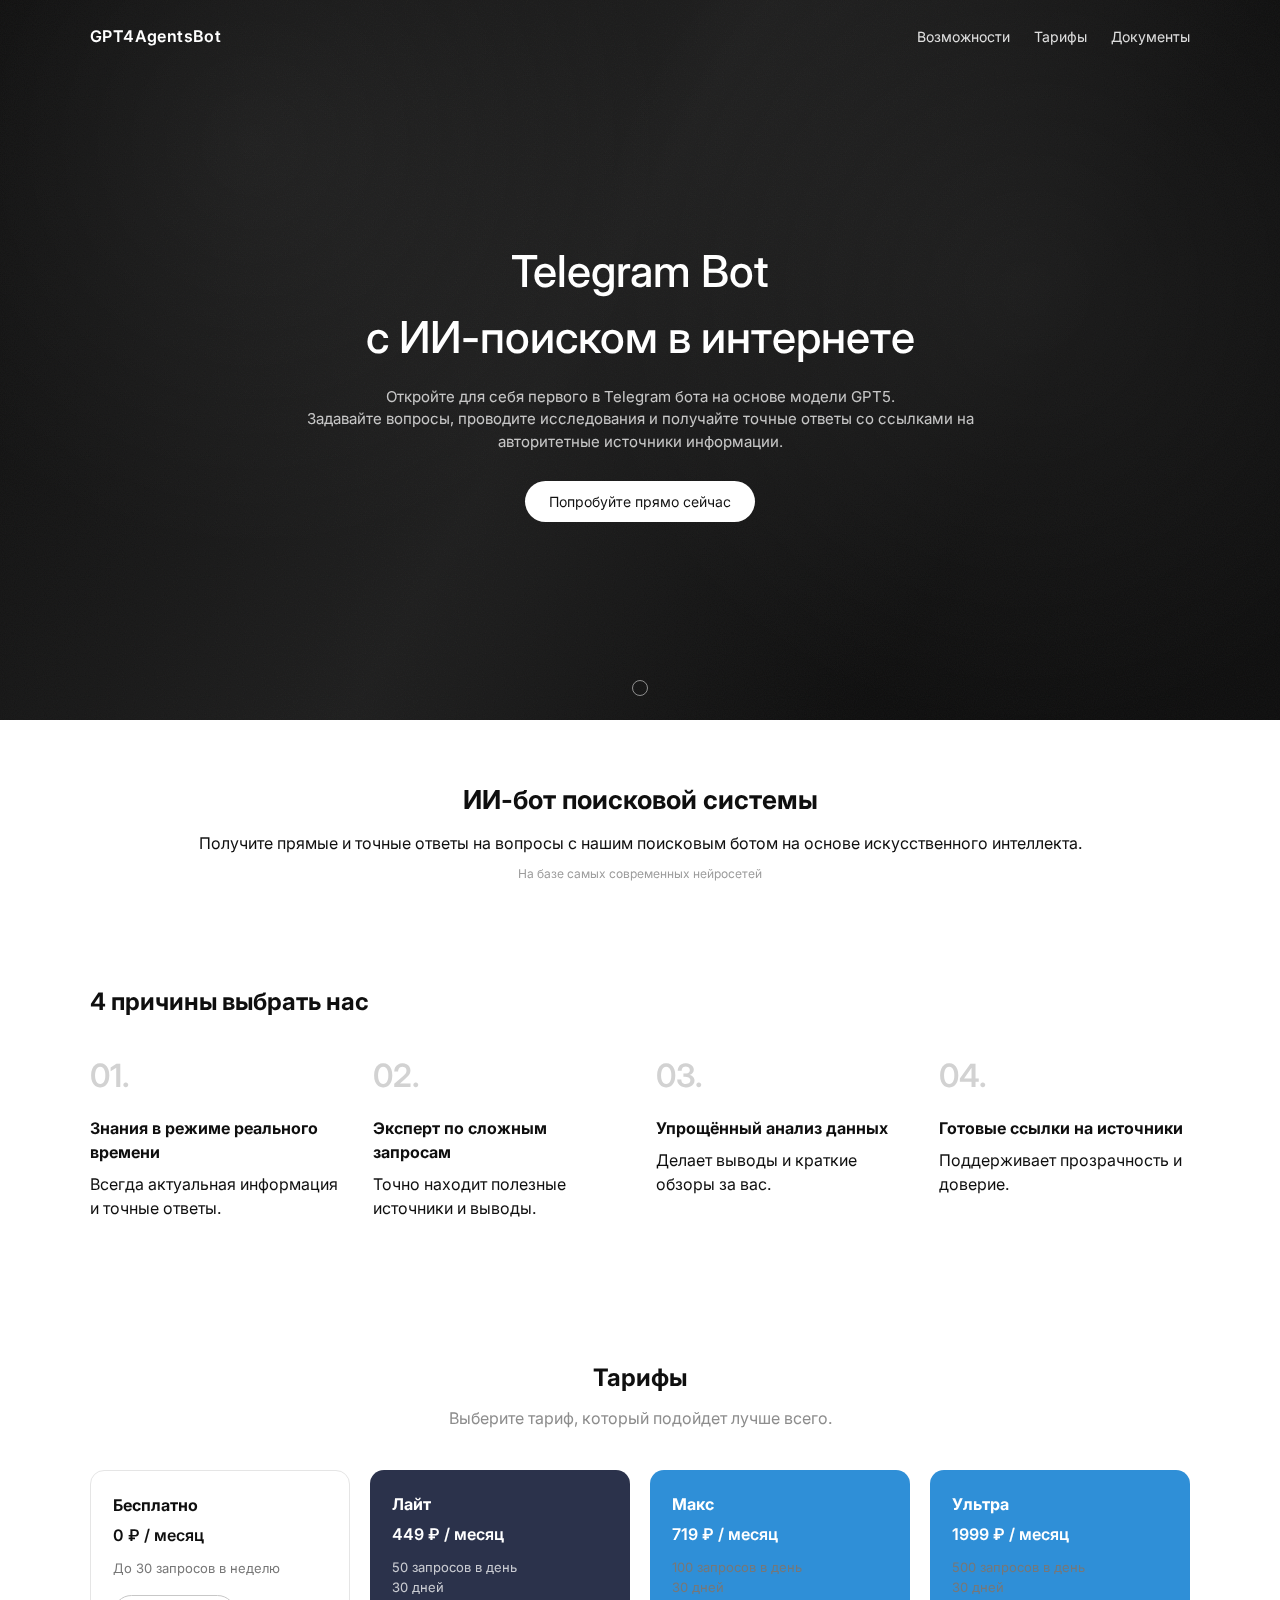
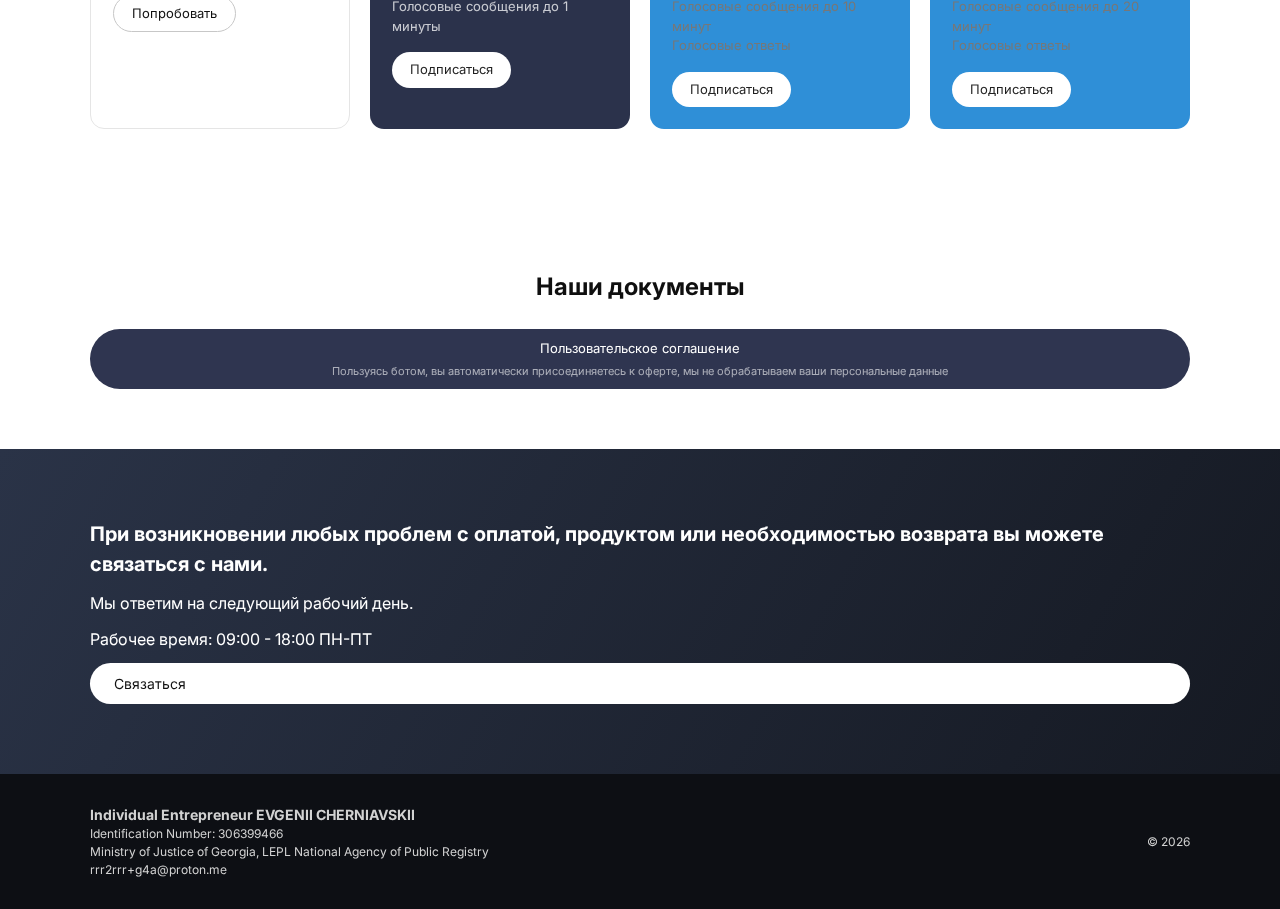
<file: index.html>
<!DOCTYPE html>
<html lang="ru">
<head>
  <meta charset="UTF-8" />
  <meta name="viewport" content="width=device-width, initial-scale=1.0" />
  <title>GPT4AgentsBot</title>
  <link rel="stylesheet" href="styles.css" />
</head>
<body>
  <header class="site-header">
    <div class="container header-inner">
      <div class="logo">GPT4AgentsBot</div>
      <nav class="nav">
        <a href="#features">Возможности</a>
        <a href="#pricing">Тарифы</a>
        <a href="#docs">Документы</a>
      </nav>
    </div>
  </header>

  <main>
    <section class="hero">
      <div class="hero-bg"></div>
      <div class="container hero-content">
        <h1>Telegram Bot<br />с ИИ-поиском в интернете</h1>
        <p>
          Откройте для себя первого в Telegram бота на основе модели GPT5.<br />
          Задавайте вопросы, проводите исследования и получайте точные ответы
          со ссылками на авторитетные источники информации.
        </p>
        <a class="primary-btn" href="https://t.me/GPT4AgentsBot?start=camp1051">Попробуйте прямо сейчас</a>
      </div>
      <div class="hero-scroll"></div>
    </section>

    <section class="feature" id="features">
      <div class="container feature-inner">
        <h2>ИИ-бот поисковой системы</h2>
        <p>
          Получите прямые и точные ответы на вопросы с нашим поисковым ботом
          на основе искусственного интеллекта.
        </p>
        <span>На базе самых современных нейросетей</span>
      </div>
    </section>

    <section class="reasons">
      <div class="container">
        <h2>4 причины выбрать нас</h2>
        <div class="reason-grid">
          <article>
            <span>01.</span>
            <h3>Знания в режиме реального времени</h3>
            <p>Всегда актуальная информация и точные ответы.</p>
          </article>
          <article>
            <span>02.</span>
            <h3>Эксперт по сложным запросам</h3>
            <p>Точно находит полезные источники и выводы.</p>
          </article>
          <article>
            <span>03.</span>
            <h3>Упрощённый анализ данных</h3>
            <p>Делает выводы и краткие обзоры за вас.</p>
          </article>
          <article>
            <span>04.</span>
            <h3>Готовые ссылки на источники</h3>
            <p>Поддерживает прозрачность и доверие.</p>
          </article>
        </div>
      </div>
    </section>

    <section class="pricing" id="pricing">
      <div class="container">
        <h2>Тарифы</h2>
        <p class="subtitle">Выберите тариф, который подойдет лучше всего.</p>
        <div class="pricing-grid">
          <article class="price-card">
            <div class="price-head">
              <h3>Бесплатно</h3>
              <p class="price">0 ₽ / месяц</p>
            </div>
            <ul>
              <li>До 30 запросов в неделю</li>
            </ul>
            <a href="https://t.me/GPT4AgentsBot?start=camp1051">Попробовать</a>
          </article>
          <article class="price-card dark">
            <div class="price-head">
              <h3>Лайт</h3>
              <p class="price">449 ₽ / месяц</p>
            </div>
            <ul>
              <li>50 запросов в день</li>
              <li>30 дней</li>
              <li>Голосовые сообщения до 1 минуты</li>
            </ul>
            <a href="https://t.me/GPT4AgentsBot?start=camp1051sc1">Подписаться</a>
          </article>
          <article class="price-card blue">
            <div class="price-head">
              <h3>Макс</h3>
              <p class="price">719 ₽ / месяц</p>
            </div>
            <ul>
              <li>100 запросов в день</li>
              <li>30 дней</li>
              <li>Голосовые сообщения до 10 минут</li>
              <li>Голосовые ответы</li>
            </ul>
            <a href="https://t.me/GPT4AgentsBot?start=camp1051sc1">Подписаться</a>
          </article>
          <article class="price-card blue">
            <div class="price-head">
              <h3>Ультра</h3>
              <p class="price">1999 ₽ / месяц</p>
            </div>
            <ul>
              <li>500 запросов в день</li>
              <li>30 дней</li>
              <li>Голосовые сообщения до 20 минут</li>
              <li>Голосовые ответы</li>
            </ul>
            <a href="https://t.me/GPT4AgentsBot?start=camp1051sc1">Подписаться</a>
          </article>
        </div>
      </div>
    </section>

    <section class="docs" id="docs">
      <div class="container">
        <h2>Наши документы</h2>
        <div class="doc-list">
          <a href="terms/">
            Пользовательское соглашение
            <span>Пользуясь ботом, вы автоматически присоединяетесь к оферте, мы не обрабатываем ваши персональные данные</span>
          </a>
        </div>
      </div>
    </section>

    <section class="support">
      <div class="container support-inner">
        <h2>При возникновении любых проблем с оплатой, продуктом или необходимостью возврата вы можете связаться с нами.</h2>
        <p>Мы ответим на следующий рабочий день.</p>
        <p>Рабочее время: 09:00 - 18:00 ПН-ПТ</p>
        <a class="primary-btn" href="https://t.me/GPTsStoreAdmin">Связаться</a>
      </div>
    </section>
  </main>

  <footer class="site-footer">
    <div class="container footer-inner">
      <div>
        <h3>Individual Entrepreneur EVGENII CHERNIAVSKII</h3>
        <p>Identification Number: 306399466</p>
        <p>Ministry of Justice of Georgia, LEPL National Agency of Public Registry</p>
        <p>rrr2rrr+g4a@proton.me</p>
      </div>
      <div class="footer-right">© 2026</div>
    </div>
  </footer>
</body>
</html>
</file>
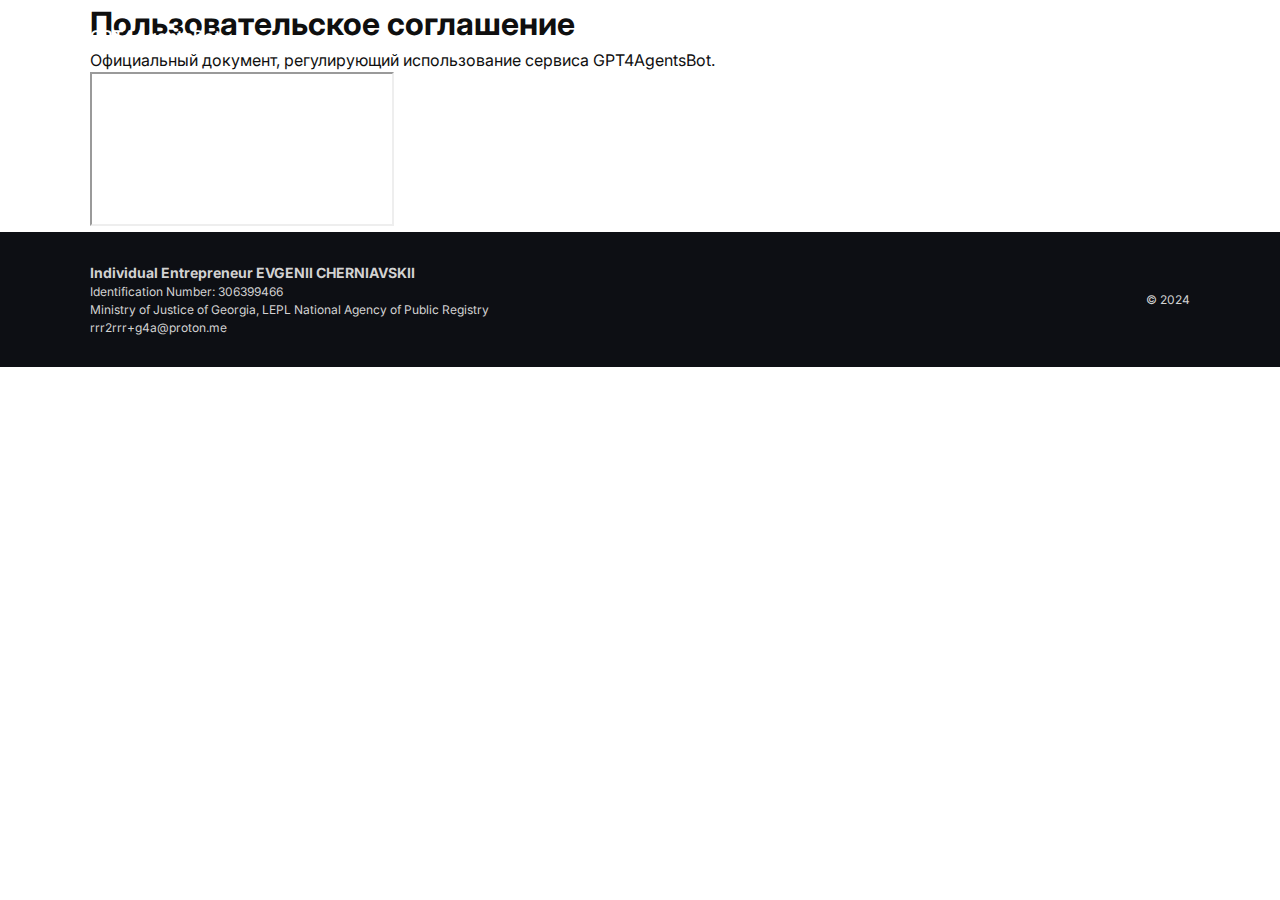
<file: terms/index.html>
<!DOCTYPE html>
<html lang="ru">
<head>
  <meta charset="UTF-8" />
  <meta name="viewport" content="width=device-width, initial-scale=1.0" />
  <title>Пользовательское соглашение</title>
  <link rel="stylesheet" href="../styles.css" />
</head>
<body class="terms-page">
  <header class="site-header">
    <div class="container header-inner">
      <a class="logo" href="../index.html">GPT4AgentsBot</a>
      <nav class="nav">
        <a href="../index.html#features">Возможности</a>
        <a href="../index.html#pricing">Тарифы</a>
        <a href="../index.html#docs">Документы</a>
      </nav>
    </div>
  </header>

  <main>
    <section class="terms-hero">
      <div class="container">
        <h1>Пользовательское соглашение</h1>
        <p>Официальный документ, регулирующий использование сервиса GPT4AgentsBot.</p>
      </div>
    </section>
    <section class="terms-frame">
      <div class="container">
        <div class="doc-frame">
          <iframe src="https://docs.google.com/document/d/e/2PACX-1vS3-8pfLmcTeKXZH-E3AiO7ZZIc_DfH3UZB_PFIXZWylvIIItnBDvrphRomDglxK2iChgp3ZVxVBIpH/pub?embedded=true" title="Пользовательское соглашение"></iframe>
        </div>
      </div>
    </section>
  </main>

  <footer class="site-footer">
    <div class="container footer-inner">
      <div>
        <h3>Individual Entrepreneur EVGENII CHERNIAVSKII</h3>
        <p>Identification Number: 306399466</p>
        <p>Ministry of Justice of Georgia, LEPL National Agency of Public Registry</p>
        <p>rrr2rrr+g4a@proton.me</p>
      </div>
      <div class="footer-right">© 2024</div>
    </div>
  </footer>
</body>
</html>
</file>
<file: styles.css>
@import url('https://fonts.googleapis.com/css2?family=Inter:wght@300;400;500;600;700&display=swap');

* {
  box-sizing: border-box;
  margin: 0;
  padding: 0;
}

body {
  font-family: "Inter", sans-serif;
  color: #0f0f0f;
  background: #ffffff;
  line-height: 1.5;
}

a {
  color: inherit;
  text-decoration: none;
}

.container {
  width: min(1100px, 90%);
  margin: 0 auto;
}

.site-header {
  position: absolute;
  top: 0;
  width: 100%;
  z-index: 3;
  padding: 24px 0;
  color: #ffffff;
}

.header-inner {
  display: flex;
  align-items: center;
  justify-content: space-between;
}

.logo {
  font-weight: 600;
  letter-spacing: 0.4px;
}

.nav {
  display: flex;
  gap: 24px;
  font-size: 14px;
  opacity: 0.85;
}

.hero {
  position: relative;
  min-height: 80vh;
  display: grid;
  place-items: center;
  text-align: center;
  color: #ffffff;
  overflow: hidden;
  padding: 120px 0 80px;
}

.hero-bg {
  position: absolute;
  inset: 0;
  background:
    radial-gradient(circle at 20% 20%, rgba(255,255,255,0.05), transparent 35%),
    radial-gradient(circle at 80% 40%, rgba(255,255,255,0.05), transparent 40%),
    linear-gradient(120deg, #0b0b0b, #1c1c1c 45%, #0c0c0c 75%);
}

.hero-bg::after {
  content: "";
  position: absolute;
  inset: 0;
  background-image: url("data:image/svg+xml,%3Csvg xmlns='http://www.w3.org/2000/svg' width='120' height='120' viewBox='0 0 120 120'%3E%3Cfilter id='n'%3E%3CfeTurbulence type='fractalNoise' baseFrequency='0.9' numOctaves='2' stitchTiles='stitch'/%3E%3C/filter%3E%3Crect width='120' height='120' filter='url(%23n)' opacity='0.15'/%3E%3C/svg%3E");
  opacity: 0.35;
  mix-blend-mode: screen;
}

.hero-content {
  position: relative;
  max-width: 680px;
}

.hero h1 {
  font-size: clamp(32px, 4vw, 44px);
  font-weight: 500;
  margin-bottom: 16px;
}

.hero p {
  font-size: 15px;
  color: rgba(255, 255, 255, 0.75);
  margin-bottom: 28px;
}

.primary-btn {
  background: #ffffff;
  color: #111111;
  border: none;
  padding: 10px 24px;
  border-radius: 999px;
  font-size: 14px;
  cursor: pointer;
  display: inline-block;
}

.hero-scroll {
  position: absolute;
  bottom: 24px;
  width: 16px;
  height: 16px;
  border-radius: 50%;
  border: 1px solid rgba(255, 255, 255, 0.5);
}

.feature {
  padding: 60px 0;
  text-align: center;
}

.feature h2 {
  font-size: 26px;
  margin-bottom: 12px;
}

.feature span {
  display: inline-block;
  margin-top: 10px;
  font-size: 12px;
  color: #9c9c9c;
}

.reasons {
  padding: 40px 0 80px;
}

.reasons h2 {
  margin-bottom: 32px;
}

.reason-grid {
  display: grid;
  gap: 32px;
  grid-template-columns: repeat(auto-fit, minmax(220px, 1fr));
}

.reason-grid span {
  font-size: 32px;
  color: #d2d2d2;
  font-weight: 600;
}

.reason-grid h3 {
  margin: 16px 0 8px;
  font-size: 16px;
}

.pricing {
  padding: 60px 0 80px;
  text-align: center;
}

.pricing .subtitle {
  margin-top: 10px;
  color: #8d8d8d;
}

.pricing-grid {
  margin-top: 40px;
  display: grid;
  gap: 20px;
  grid-template-columns: repeat(auto-fit, minmax(210px, 1fr));
}

.price-card {
  border: 1px solid #e5e5e5;
  border-radius: 14px;
  padding: 22px;
  background: #ffffff;
  text-align: left;
}

.price-card h3 {
  font-size: 16px;
  margin-bottom: 6px;
}

.price-card .price {
  font-weight: 600;
  margin-bottom: 12px;
}

.price-card ul {
  list-style: none;
  margin-bottom: 16px;
  color: #777777;
  font-size: 13px;
}

.price-card a {
  padding: 8px 18px;
  border-radius: 999px;
  border: 1px solid #c7c7c7;
  background: transparent;
  font-size: 13px;
  cursor: pointer;
  display: inline-block;
}

.price-card.dark {
  background: #2b324b;
  color: #ffffff;
  border: none;
}

.price-card.dark ul {
  color: rgba(255, 255, 255, 0.75);
}

.price-card.dark a,
.price-card.blue a {
  background: #ffffff;
  color: #1f1f1f;
  border: none;
}

.price-card.blue {
  background: #2f8fd7;
  color: #ffffff;
  border: none;
}

.docs {
  padding: 60px 0;
  text-align: center;
}

.doc-list {
  margin-top: 24px;
  display: grid;
  gap: 14px;
}

.doc-list a {
  background: #2f3550;
  color: #ffffff;
  padding: 10px 18px;
  border-radius: 999px;
  font-size: 13px;
  display: grid;
  gap: 4px;
  text-align: center;
}

.doc-list span {
  color: rgba(255, 255, 255, 0.6);
  font-size: 11px;
}

.support {
  background: linear-gradient(120deg, #2a3347, #151922);
  color: #ffffff;
  padding: 70px 0;
}

.support-inner {
  display: grid;
  gap: 12px;
}

.support h2 {
  font-size: 20px;
}

.site-footer {
  background: #0d0f14;
  color: #d2d2d2;
  padding: 30px 0;
  font-size: 12px;
}

.footer-inner {
  display: flex;
  align-items: center;
  justify-content: space-between;
  gap: 20px;
}

@media (max-width: 720px) {
  .nav {
    display: none;
  }

  .hero {
    padding-top: 140px;
  }

  .footer-inner {
    flex-direction: column;
    align-items: flex-start;
  }
}
</file>
